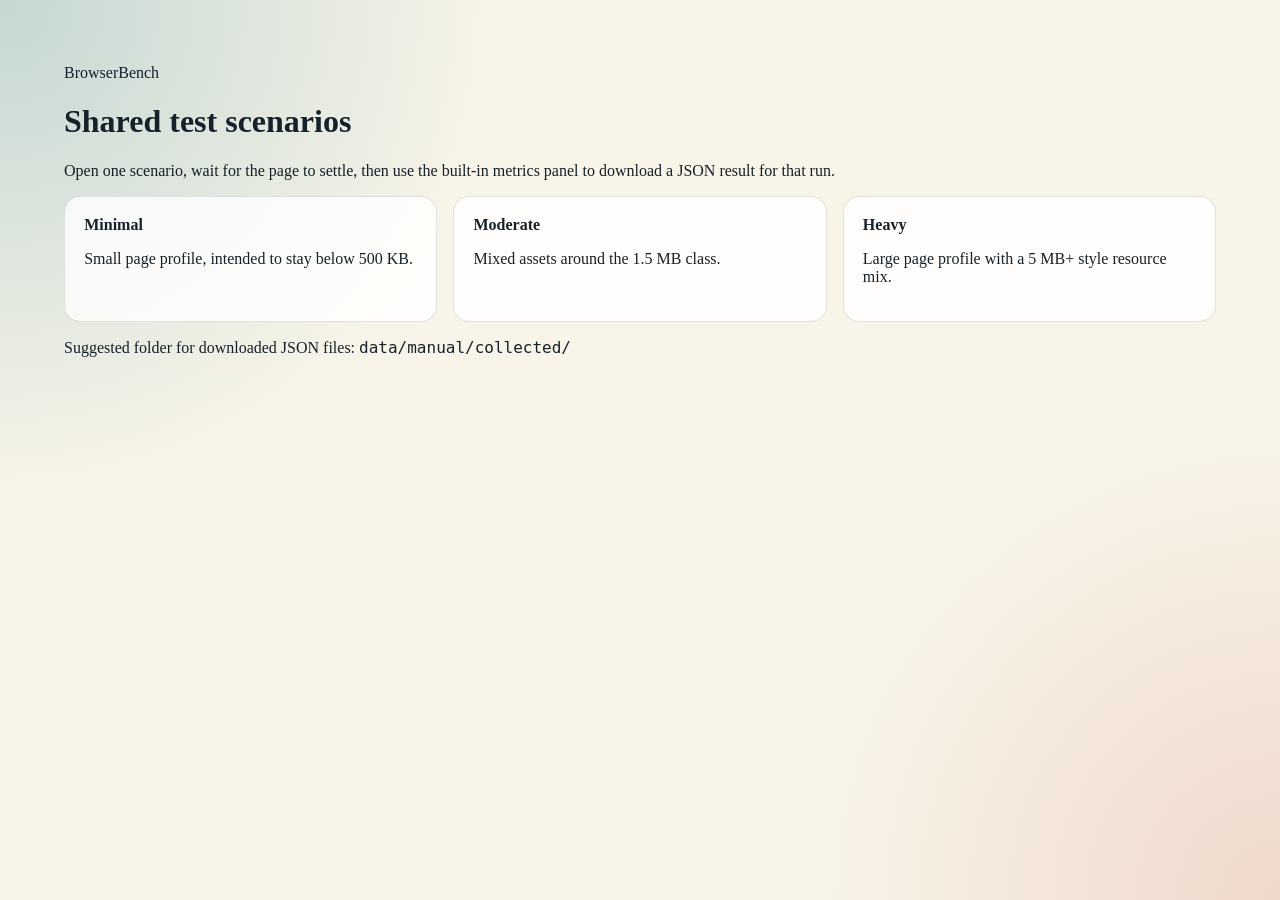
<file: scenarios/index.html>
<!doctype html>
<html lang="en">
  <head>
    <meta charset="utf-8">
    <meta name="viewport" content="width=device-width, initial-scale=1">
    <title>BrowserBench Scenarios</title>
    <style>
      body {
        margin: 0;
        min-height: 100vh;
        font-family: Georgia, serif;
        color: #15212b;
        background:
          radial-gradient(circle at top left, rgba(11, 114, 133, 0.22), transparent 32%),
          radial-gradient(circle at bottom right, rgba(196, 69, 54, 0.16), transparent 30%),
          #f8f4e8;
      }
      main {
        max-width: 72rem;
        margin: 0 auto;
        padding: 3rem 1.25rem 4rem;
      }
      .grid {
        display: grid;
        gap: 1rem;
        grid-template-columns: repeat(auto-fit, minmax(16rem, 1fr));
      }
      a.card {
        display: block;
        padding: 1.2rem;
        border-radius: 1rem;
        background: rgba(255, 255, 255, 0.8);
        color: inherit;
        text-decoration: none;
        border: 1px solid rgba(17, 32, 49, 0.12);
      }
      code { font-family: ui-monospace, monospace; }
    </style>
  </head>
  <body>
    <main>
      <p>BrowserBench</p>
      <h1>Shared test scenarios</h1>
      <p>Open one scenario, wait for the page to settle, then use the built-in metrics panel to download a JSON result for that run.</p>
      <div class="grid">
        <a class="card" href="/minimal/index.html">
          <strong>Minimal</strong>
          <p>Small page profile, intended to stay below 500 KB.</p>
        </a>
        <a class="card" href="/moderate/index.html">
          <strong>Moderate</strong>
          <p>Mixed assets around the 1.5 MB class.</p>
        </a>
        <a class="card" href="/heavy/index.html">
          <strong>Heavy</strong>
          <p>Large page profile with a 5 MB+ style resource mix.</p>
        </a>
      </div>
      <p>Suggested folder for downloaded JSON files: <code>data/manual/collected/</code></p>
    </main>
  </body>
</html>
</file>
